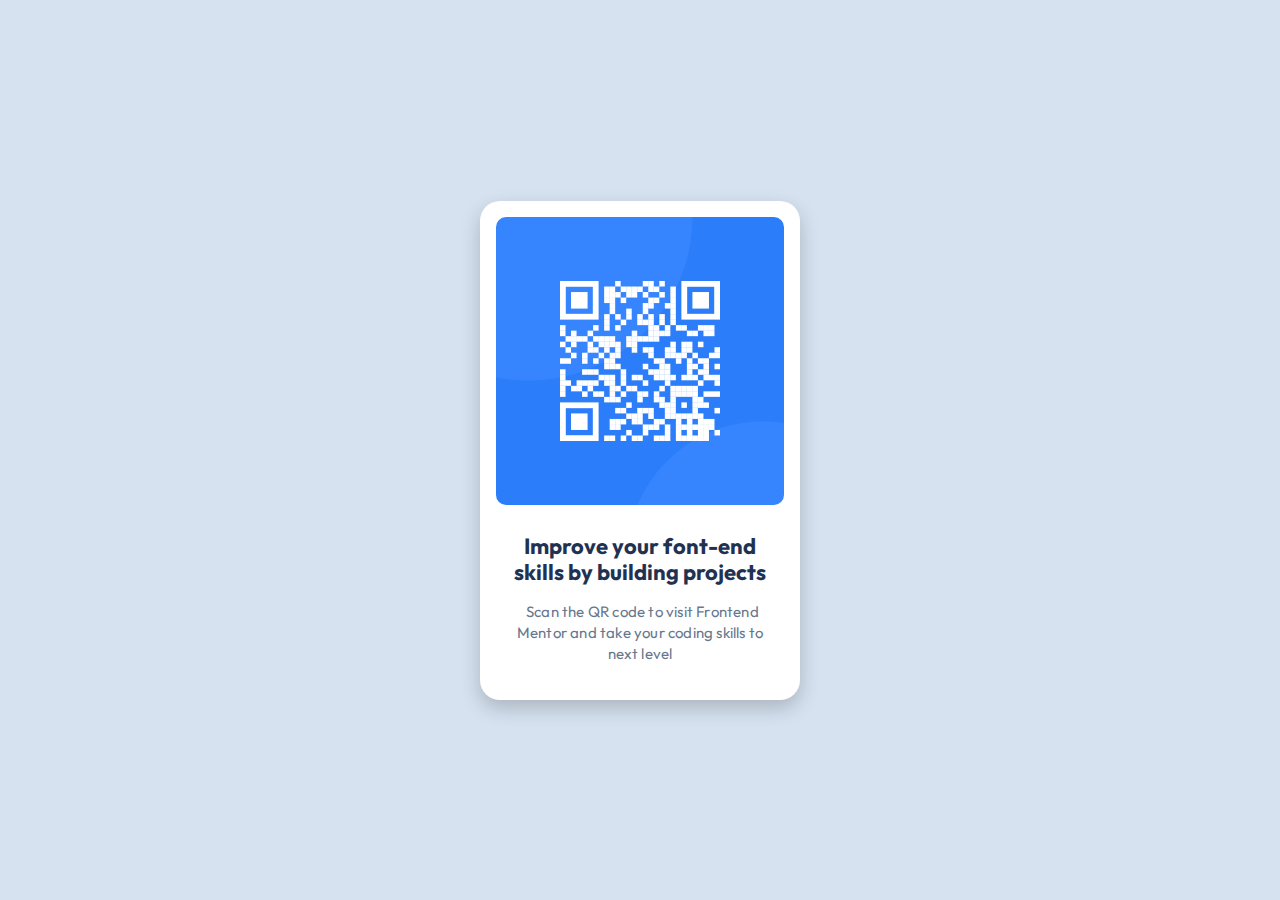
<file: index.html>
<!DOCTYPE html>
<html lang="en">
<head>
    <meta charset="UTF-8">
    <meta name="viewport" content="width=device-width, initial-scale=1.0">
    <title>OR-CODE-COMPONENT</title>
    <link rel="stylesheet" href="index1.css">
    <link rel="preconnect" href="https://fonts.googleapis.com">
    <link rel="preconnect" href="https://fonts.gstatic.com" crossorigin>
    <link href="https://fonts.googleapis.com/css2?family=Outfit:wght@700&display=swap" rel="stylesheet">
    <link href="https://fonts.googleapis.com/css2?family=Outfit&display=swap" rel="stylesheet">
</head>
<body>
    <div class="container">
        <img src="images/image-qr-code.png" alt="qr scan">
        <h2 class="outfit-bold">Improve your font-end skills by building projects</h2>
        <p class="outfit-text">Scan the QR code to visit Frontend Mentor and take your coding skills to next level</p>
    </div>
</body>
</html>
</file>
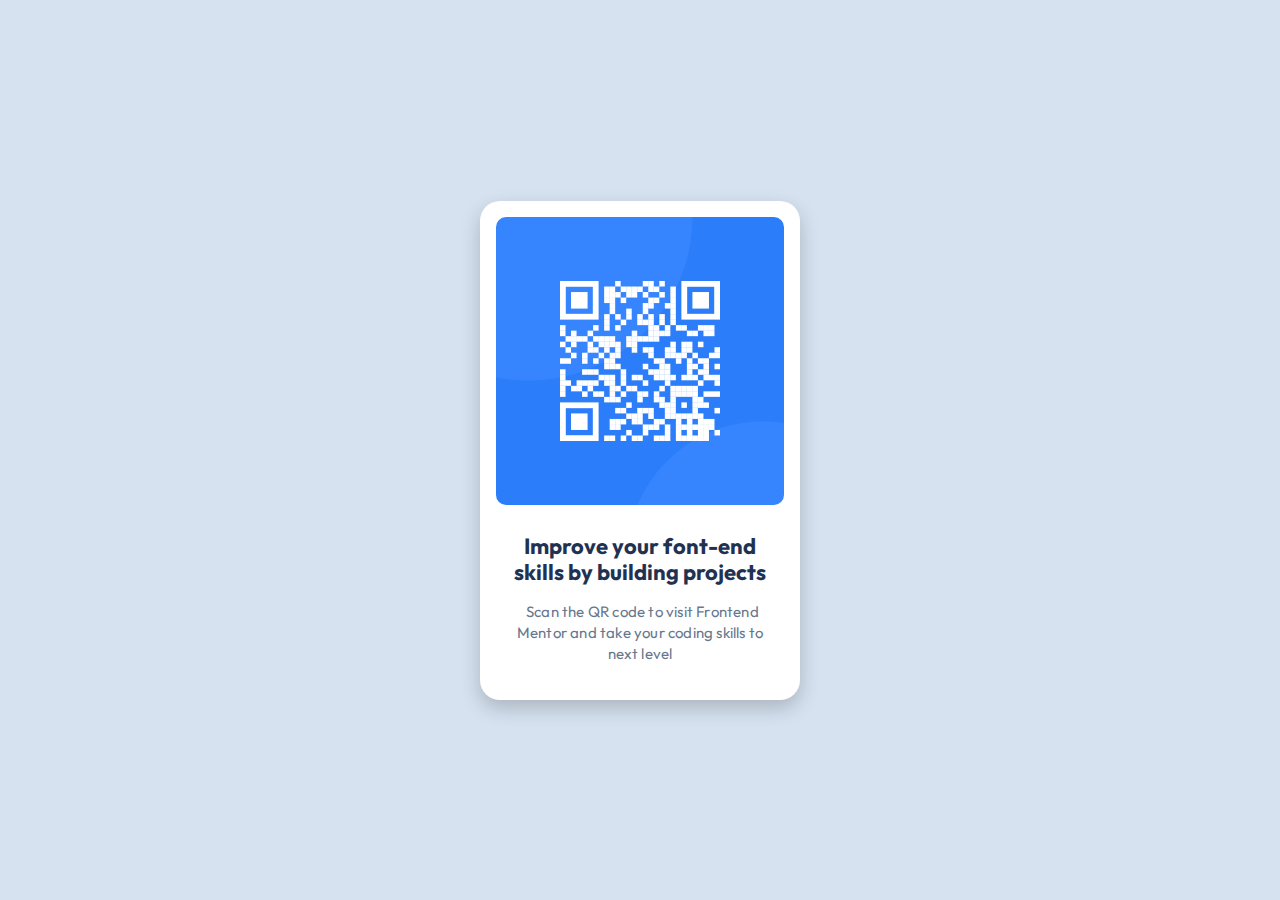
<file: index1.html>
<!DOCTYPE html>
<html lang="en">
<head>
    <meta charset="UTF-8">
    <meta name="viewport" content="width=device-width, initial-scale=1.0">
    <title>OR-CODE-COMPONENT</title>
    <link rel="stylesheet" href="index1.css">
    <link rel="preconnect" href="https://fonts.googleapis.com">
    <link rel="preconnect" href="https://fonts.gstatic.com" crossorigin>
    <link href="https://fonts.googleapis.com/css2?family=Outfit:wght@700&display=swap" rel="stylesheet">
    <link href="https://fonts.googleapis.com/css2?family=Outfit&display=swap" rel="stylesheet">
</head>
<body>
    <div class="container">
        <img src="images/image-qr-code.png" alt="qr scan">
        <h2 class="outfit-bold">Improve your font-end skills by building projects</h2>
        <p class="outfit-text">Scan the QR code to visit Frontend Mentor and take your coding skills to next level</p>
    </div>
</body>
</html>
</file>
<file: index1.css>
body{
    box-sizing: border-box;
    margin: 0px;
    background-color:  hsl(212, 45%, 89%);
    display: flex;
    justify-content: center;
    align-items: center;
    height: 100vh;
}
.container{
   box-sizing: border-box;
   height: 499px;
    width: 320px;
    padding:16px 16px 40px 16px ;
    background-color: hsl(0, 0%, 100%); 
    border-radius: 20px;
    box-shadow:  0px 8px 20px 0 rgba(0,0,0,0.2);
    text-align: center;
}
img{
    width: 288px;
    height: 288px;
    border-radius: 10px;
    margin-bottom: 24px;
    padding: 0;
}
p{
    font-size: 15px;
    margin-top: 0px;
    margin-right:16px ;
    margin-left: 16px;
    color: hsl(216, 15%, 48%);
    text-indent: 5px;
    letter-spacing: 0.2px;
    line-height: 140%;
   
}
h2{
    font-size: 22px;
    color: hsl(218, 44%, 22%);
    margin: 0px 16px 16px 16px;
    line-height: 120%;
}

.outfit-bold {
    font-family: "Outfit", serif;
    font-optical-sizing: auto;
    font-weight: 700;
    font-style: normal;
  }

.outfit-text {
    font-family: "Outfit", serif;
    font-optical-sizing: auto;
    font-weight: 400;
    font-style: normal;
}
</file>
